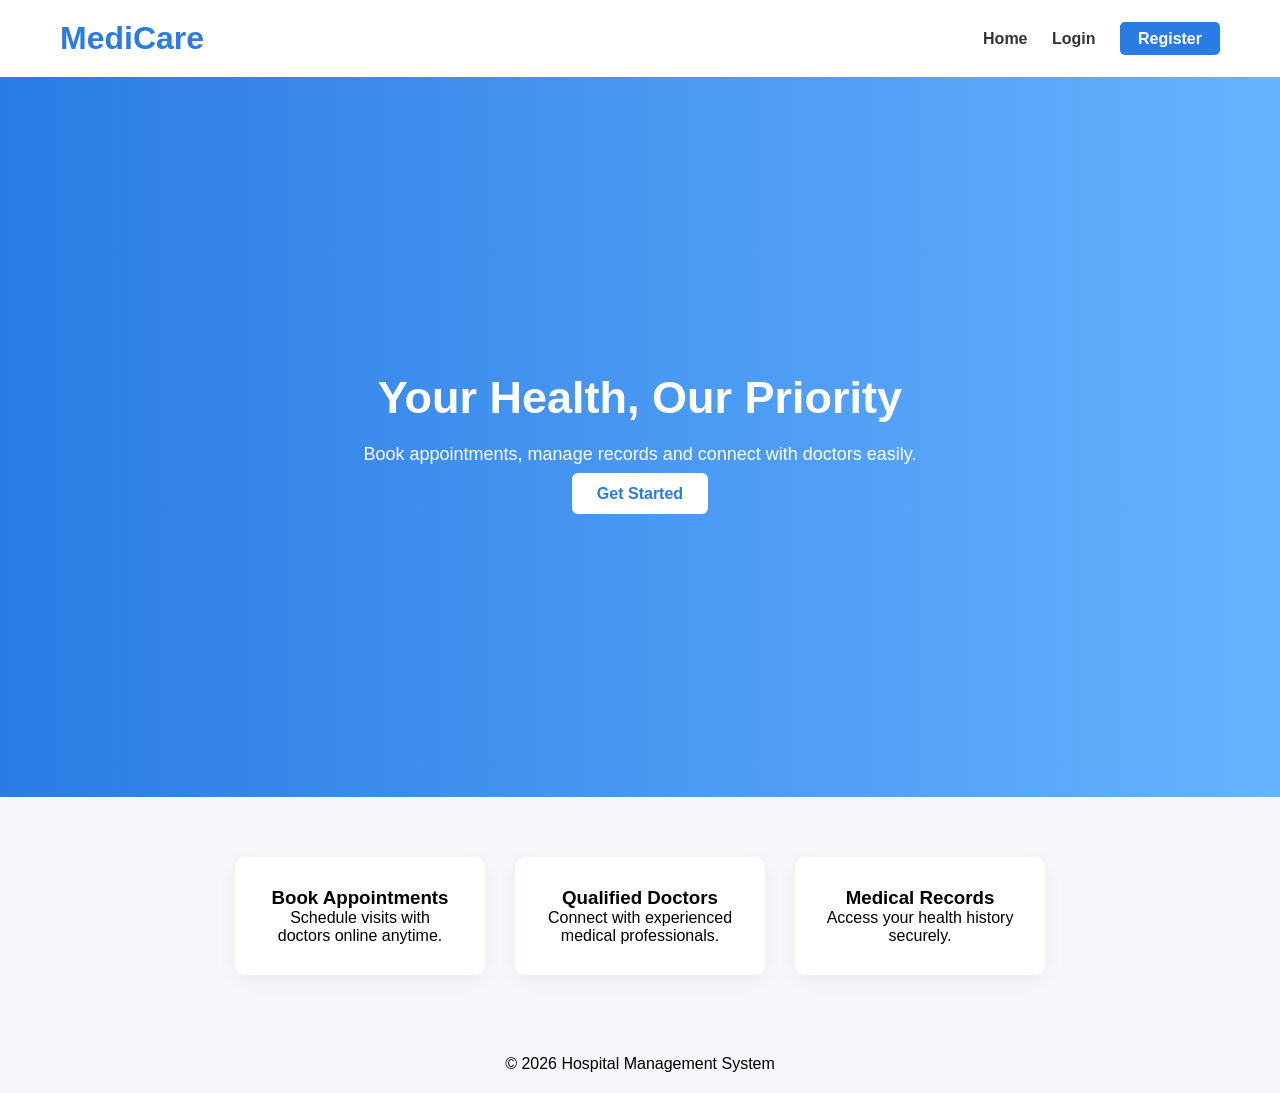
<file: index.html>
<!DOCTYPE html>
<html lang="en">
<head>
<meta charset="UTF-8">
<meta name="viewport" content="width=device-width, initial-scale=1.0">
<title>Hospital Management System</title>
<link rel="stylesheet" href="style.css">
</head>

<body>

<!-- NAVBAR -->
<header class="navbar">
    <h1 class="logo">MediCare</h1>
    <nav>
        <a href="index.html">Home</a>
        <a href="login.html">Login</a>
        <a href="register.html" class="btn">Register</a>
    </nav>
</header>

<!-- HERO SECTION -->
<section class="hero">
    <div class="hero-text">
        <h2>Your Health, Our Priority</h2>
        <p>Book appointments, manage records and connect with doctors easily.</p>
        <a href="register.html" class="primary-btn">Get Started</a>
    </div>
</section>

<!-- FEATURES -->
<section class="features">

    <div class="card">
        <h3>Book Appointments</h3>
        <p>Schedule visits with doctors online anytime.</p>
    </div>

    <div class="card">
        <h3>Qualified Doctors</h3>
        <p>Connect with experienced medical professionals.</p>
    </div>

    <div class="card">
        <h3>Medical Records</h3>
        <p>Access your health history securely.</p>
    </div>

</section>

<!-- FOOTER -->
<footer>
    <p>© 2026 Hospital Management System</p>
</footer>

</body>
</html>
</file>
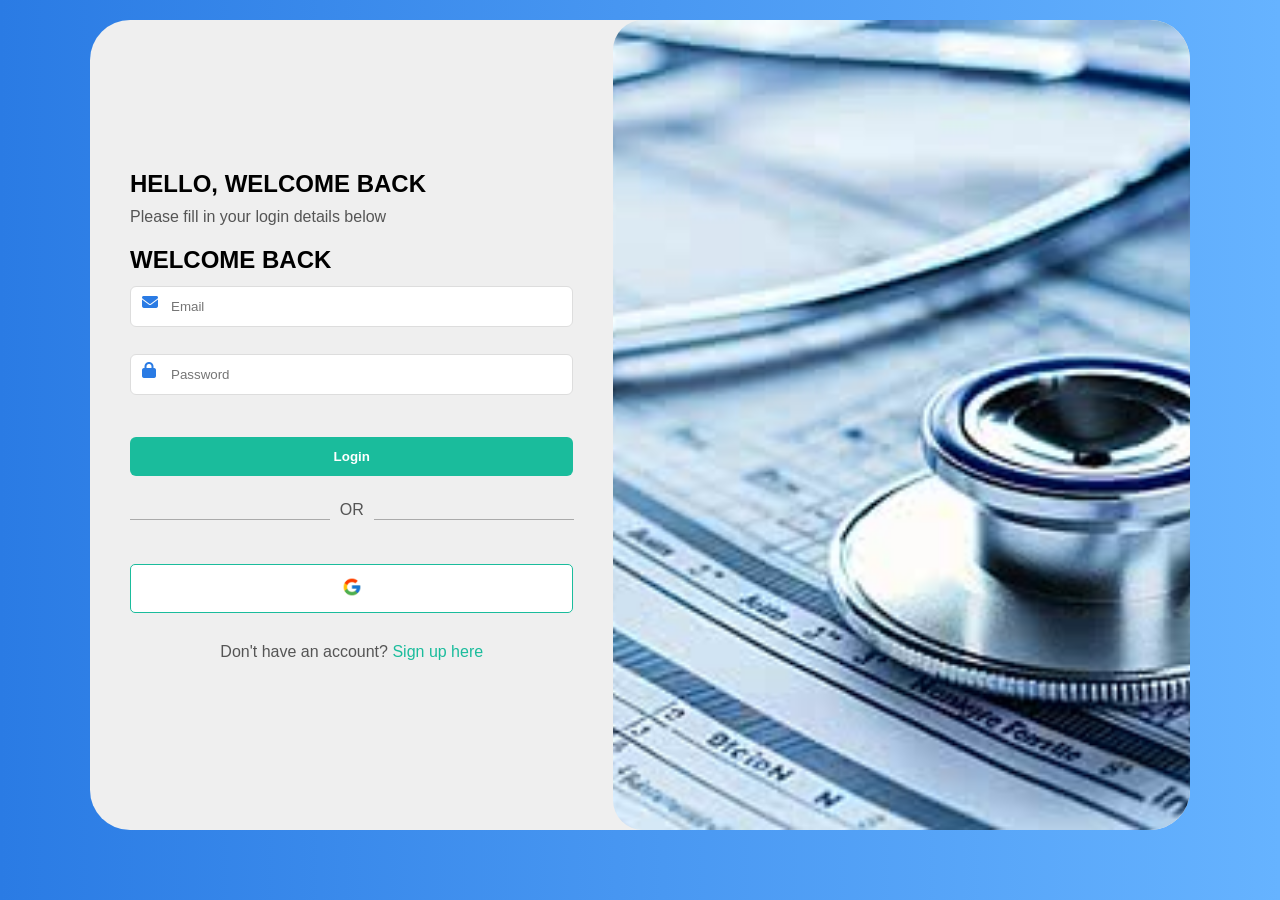
<file: login.html>
<!DOCTYPE html>
<html lang="en">
<head>
<meta charset="UTF-8">
<meta name="viewport" content="width=device-width, initial-scale=1.0">
<title>Login - MediCare</title>
<link rel="stylesheet"
href="https://cdnjs.cloudflare.com/ajax/libs/font-awesome/6.5.0/css/all.min.css">
<link rel="stylesheet" href="style.css">
<link rel="stylesheet" href="auth.css">
</head>


<body class="login-body">

  <section class="login-page">

    <div class="login-container">

      <!-- LEFT SIDE -->
      <div class="login-left">

        <h2>HELLO, WELCOME BACK</h2>

        <p>Please fill in your login details below</p>

        <form class="auth-form">
            <h2>WELCOME BACK</h2>
        
            <div class="input-group">
                <i class="fa fa-envelope"></i>
                <input type="email" placeholder="Email" required>
            </div>
        
            <div class="input-group">
                <i class="fa fa-lock"></i>
                <input type="password" placeholder="Password" required>
            </div>
        
            <button type="submit">Login</button>
        </form>

        <div class="divider">

          <span></span>

          <p>OR</p>

          <span></span>

        </div>

        <button class="google-btn">
         <img src="goog.png" alt="" srcset="">
        </button>

        <p class="signup-text">
          Don't have an account?
          <a href="register.html">Sign up here</a>
        </p>

      </div>

      <!-- RIGHT SIDE -->
      <div class="login-right">

        <img src="reen.jpg" alt="medical">

      </div>

    </div>

  </section>

</body>

</html>
</file>
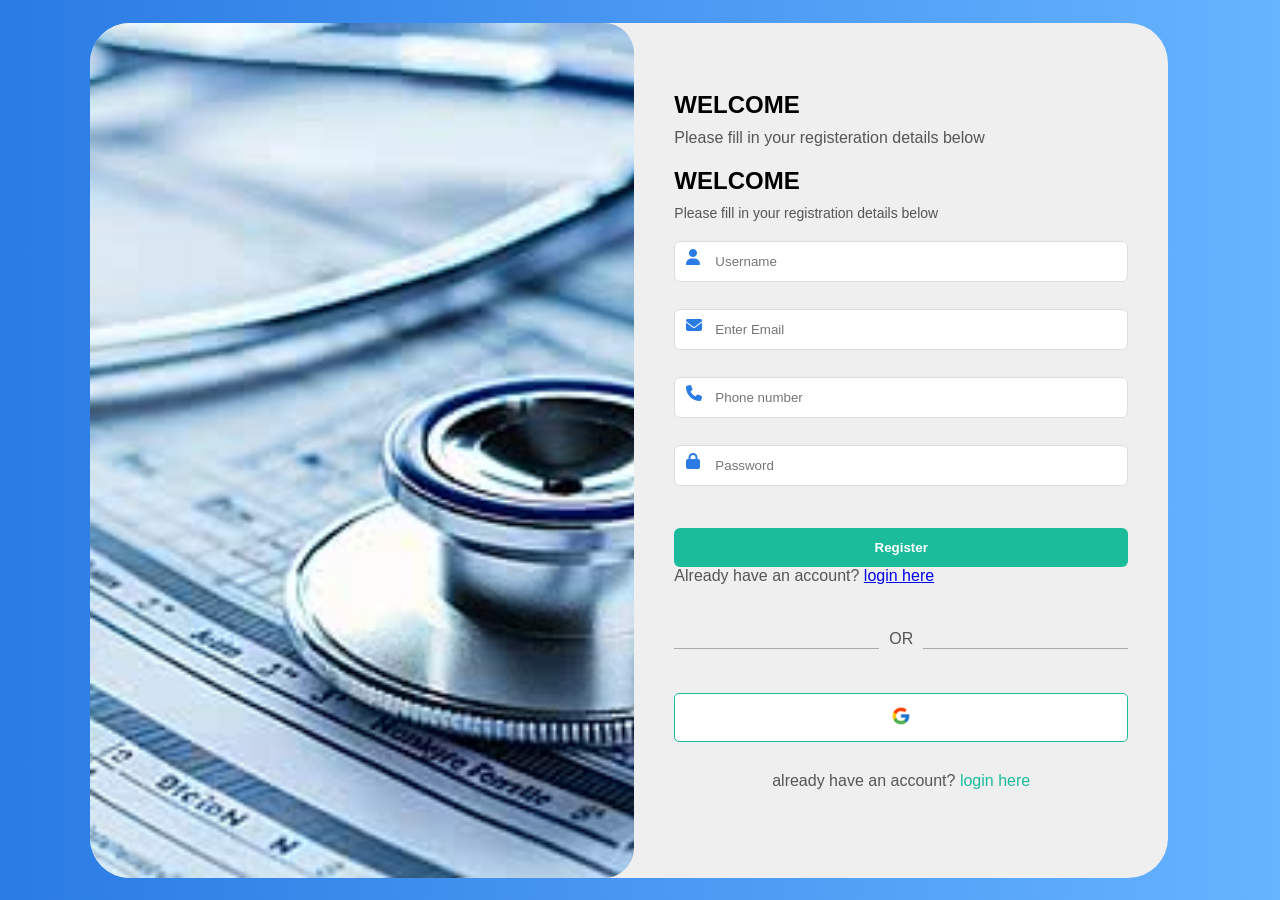
<file: register.html>
<!DOCTYPE html>
<html lang="en">
<head>
<meta charset="UTF-8">
<meta name="viewport" content="width=device-width, initial-scale=1.0">
<title>Register - MediCare</title>
<link rel="stylesheet"
href="https://cdnjs.cloudflare.com/ajax/libs/font-awesome/6.5.0/css/all.min.css">
<link rel="stylesheet" href="style.css">
<link rel="stylesheet" href="auth.css">
</head>



<body class="register-body">

  <section class="login-page">

    <div class="register-container">
        <!-- left-side -->
        <div class="register-left">
  
          <img src="reen.jpg" alt="medical">
  
        </div>
      <!-- right side -->
      <div class="register-right">

        <h2>WELCOME</h2>

        <p>Please fill in your registeration details below</p>

        <form class="auth-form">
            <h2>WELCOME</h2>
            <p class="subtitle">Please fill in your registration details below</p>
        
            <div class="input-group">
                <i class="fa fa-user"></i>
                <input type="text" placeholder="Username" required>
            </div>
        
            <div class="input-group">
                <i class="fa fa-envelope"></i>
                <input type="email" placeholder="Enter Email" required>
            </div>
        
            <div class="input-group">
                <i class="fa fa-phone"></i>
                <input type="text" placeholder="Phone number" required>
            </div>
        
            <div class="input-group">
                <i class="fa fa-lock"></i>
                <input type="password" placeholder="Password" required>
            </div>
        
            <button type="submit">Register</button>
        
            <p class="login-link">Already have an account? <a href="login.html">login here</a></p>
        </form>
        <div class="divider">

          <span></span>

          <p>OR</p>

          <span></span>

        </div>

        <button class="google-btn">
            <img src="goog.png" alt="" srcset="">
        </button>

        <p class="signup-text">
         already have an account?
          <a href="login.html">login here</a>
        </p>

      </div>

      

    </div>

  </section>

</body>
</html>
</file>
<file: style.css>
*{
    margin:0;
    padding:0;
    box-sizing:border-box;
    font-family: Arial, Helvetica, sans-serif;
}

body{
    background:#f5f7fb;
}

/* NAVBAR */
.navbar{
    display:flex;
    justify-content:space-between;
    align-items:center;
    padding:20px 60px;
    background:white;
    box-shadow:0 2px 8px rgba(0,0,0,0.05);
}

.logo{
    color:#2a7be4;
}

.navbar a{
    margin-left:20px;
    text-decoration:none;
    color:#333;
    font-weight:bold;
}

.btn{
    background:#2a7be4;
    color:white !important;
    padding:8px 18px;
    border-radius:5px;
}

/* HERO */
.hero{
    height:80vh;
    display:flex;
    justify-content:center;
    align-items:center;
    text-align:center;
    background:linear-gradient(to right,#2a7be4,#66b3ff);
    color:white;
}

.hero h2{
    font-size:45px;
}

.hero p{
    margin:20px 0;
    font-size:18px;
}

.primary-btn{
    background:white;
    color:#2a7be4;
    padding:12px 25px;
    border-radius:6px;
    text-decoration:none;
    font-weight:bold;
}

/* FEATURES */
.features{
    display:flex;
    justify-content:center;
    gap:30px;
    padding:60px;
}

.card{
    background:white;
    padding:30px;
    width:250px;
    border-radius:10px;
    box-shadow:0 5px 20px rgba(0,0,0,0.05);
    text-align:center;
}

footer{
    text-align:center;
    padding:20px;
}
</file>
<file: auth.css>
/* css/style.css */

*{
    margin:0;
    padding:0;
    box-sizing:border-box;
    font-family:'Poppins', sans-serif;
}

/* =========================
LOGIN PAGE
========================= */

.login-body{
    background:linear-gradient(to right,#2a7be4,#66b3ff);
    display:flex;
    justify-content:center;
    align-items:center;
    padding:20px;
}

.login-container{
    width:100%;
    height: 90vh;
    max-width:1100px;
    background:#efefef;
    display:flex;
    border-radius:40px;
    overflow:hidden;
}

.login-left{
    flex:1;
    padding:60px 40px;
    display:flex;
    flex-direction:column;
    justify-content:center;
}

.login-left h2{
    margin-bottom:10px;
}

.login-left p{
    color:#555;
    margin-bottom:20px;
}

.login-left input{
    width:100%;
    padding:12px;
    margin-bottom:15px;
    border:1px solid #1abc9c;
    border-radius:5px;
    outline:none;
}

.forgot{
    display:block;
    text-align:right;
    font-size:12px;
    margin-bottom:20px;
    text-decoration:none;
    color:#666;
}

.login-left button{
    width:100%;
    padding:12px;
    border:none;
    border-radius:5px;
    cursor:pointer;
}

.login-left form button{
    background:#1abc9c;
    color:white;
}

.divider{
    display:flex;
    align-items:center;
    gap:10px;
    margin:25px 0;
}

.divider span{
    flex:1;
    height:1px;
    background:#aaa;
}

.google-btn{
    background:white;
    border:1px solid #1abc9c !important;
}

.signup-text{
    margin-top:30px;
    text-align:center;
}

.signup-text a{
    color:#1abc9c;
    text-decoration:none;
}

.login-right{
    flex:1.3;
}

.login-right img{
    width:100%;
    height:100%;
    object-fit:cover;
    border-radius: 30px;
}

/* register css */


.register-body{
    background:linear-gradient(to right,#2a7be4,#66b3ff);
    min-height:100vh;
    display:flex;
    justify-content:center;
    align-items:center;
    padding:20px;
}

.register-container{
    width:98%;
    height: 95vh;
    max-width:1100px;
    background:#efefef;
    display:flex;
    border-radius:40px;
    overflow:hidden;
}

.register-right{
    flex:1;
    padding:60px 40px;
    display:flex;
    flex-direction:column;
    justify-content:center;
}

.register-right h2{
    margin-bottom:10px;
}

.register-right p{
    color:#555;
    margin-bottom:20px;
}

.register-right input{
    width:100%;
    padding:12px;
    margin-bottom:15px;
    border:1px solid #1abc9c;
    border-radius:5px;
    outline:none;
}


.register-right button{
    width:100%;
    padding:12px;
    border:none;
    border-radius:5px;
    cursor:pointer;
}

.register-right form button{
    background:#1abc9c;
    color:white;
}

.divider{
    display:flex;
    align-items:center;
    gap:10px;
    margin:25px 0;
}

.divider span{
    flex:1;
    height:1px;
    background:#aaa;
}

.google-btn{
    background:white;
    border:1px solid #1abc9c !important;
}
.google-btn img{
    width: 20px;
    height: 20px;
   left: 30px;
}

.signup-text{
    margin-top:30px;
    text-align:center;
}

.signup-text a{
    color:#1abc9c;
    text-decoration:none;
}

.register-left{
    flex:1.2;
}

.register-left img{
    width:100%;
    height:100%;
    object-fit:cover;
    border-radius: 30px;
}

.subtitle{
    margin-bottom:20px;
    color:#777;
    font-size:14px;
}

/* INPUT WITH ICON */
.input-group{
    position:relative;
    margin:12px 0;
}

.input-group i{
    position:absolute;
    left:12px;
    top:30%;
    transform:translateY(-50%);
    color:#2a7be4;
    font-size:16px;
}

.input-group input{
    width:100%;
    padding:12px 12px 12px 40px; /* left padding for icon */
    border:1px solid #ddd;
    border-radius:6px;
    outline:none;
}

/* button style improvement */
.auth-form button{
    width:100%;
    padding:12px;
    background:#22b38a;
    border:none;
    color:white;
    font-weight:bold;
    border-radius:6px;
    margin-top:15px;
    cursor:pointer;
}
</file>
